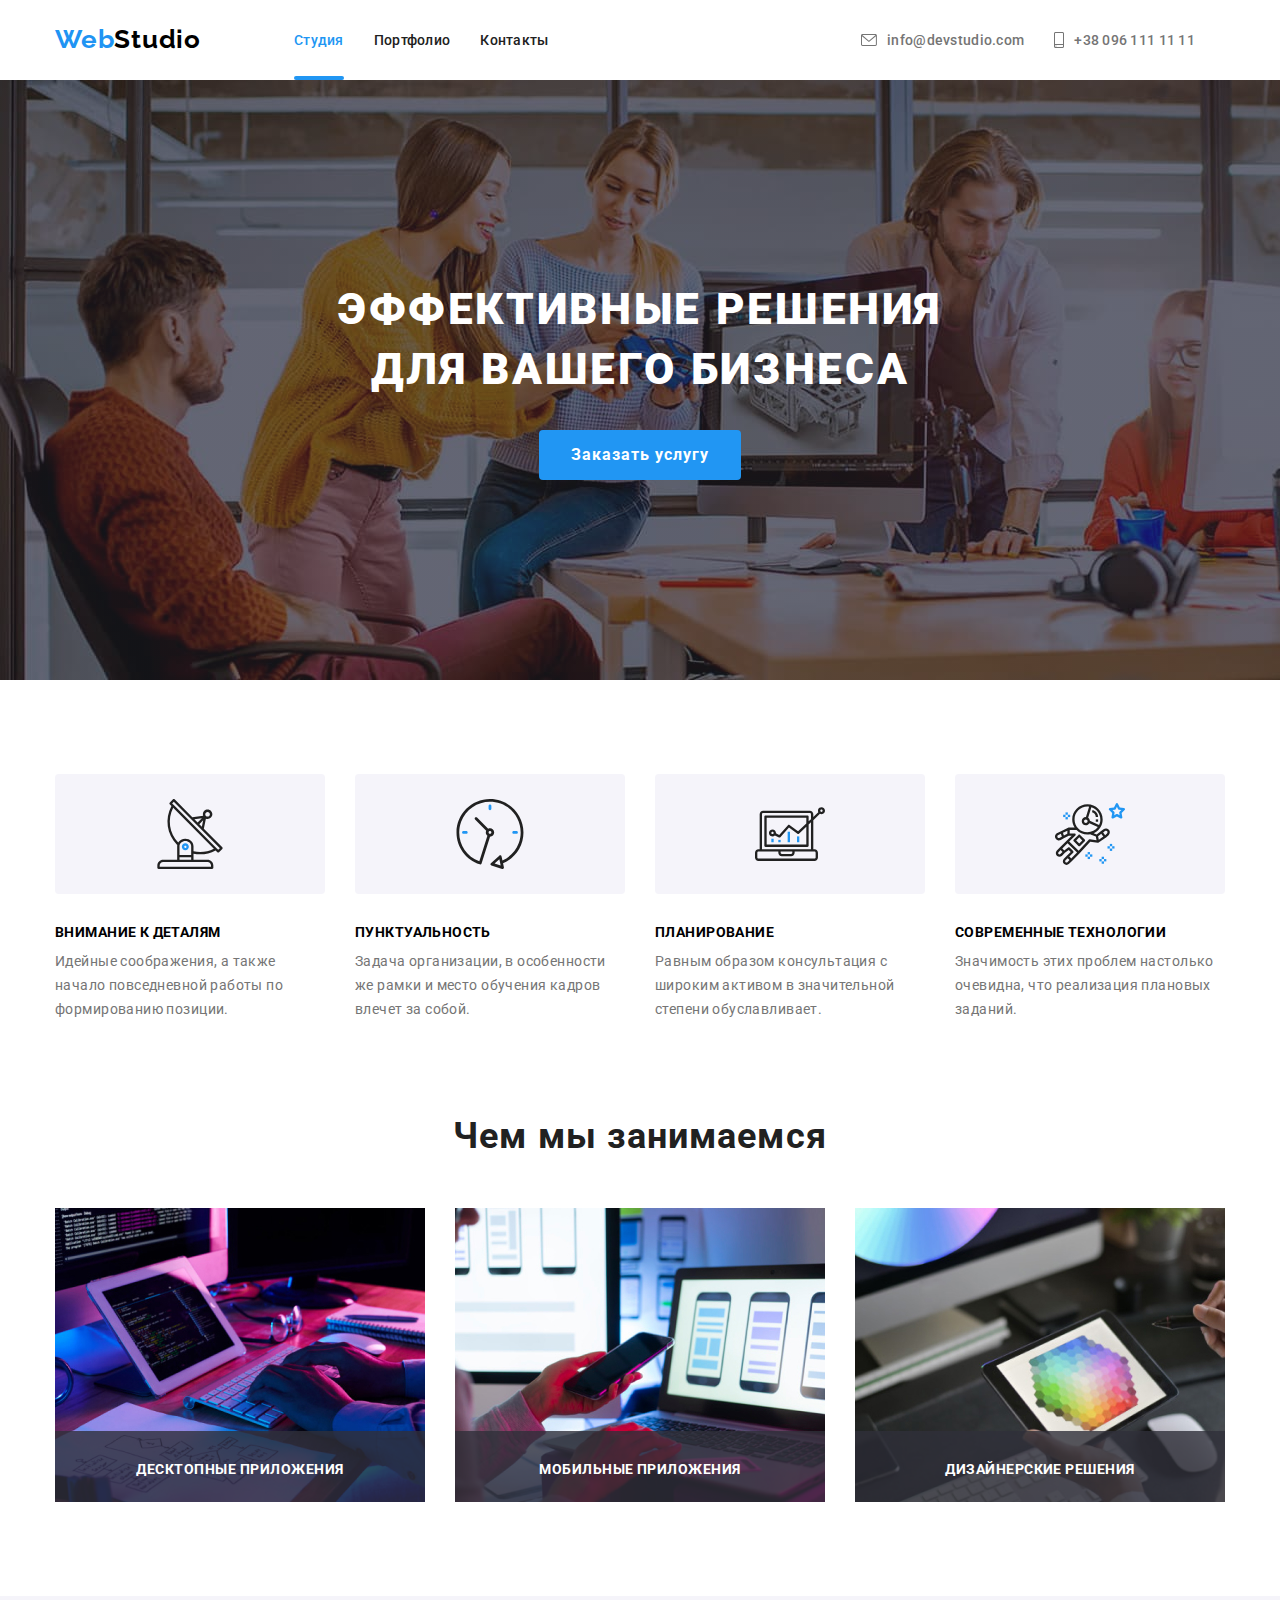
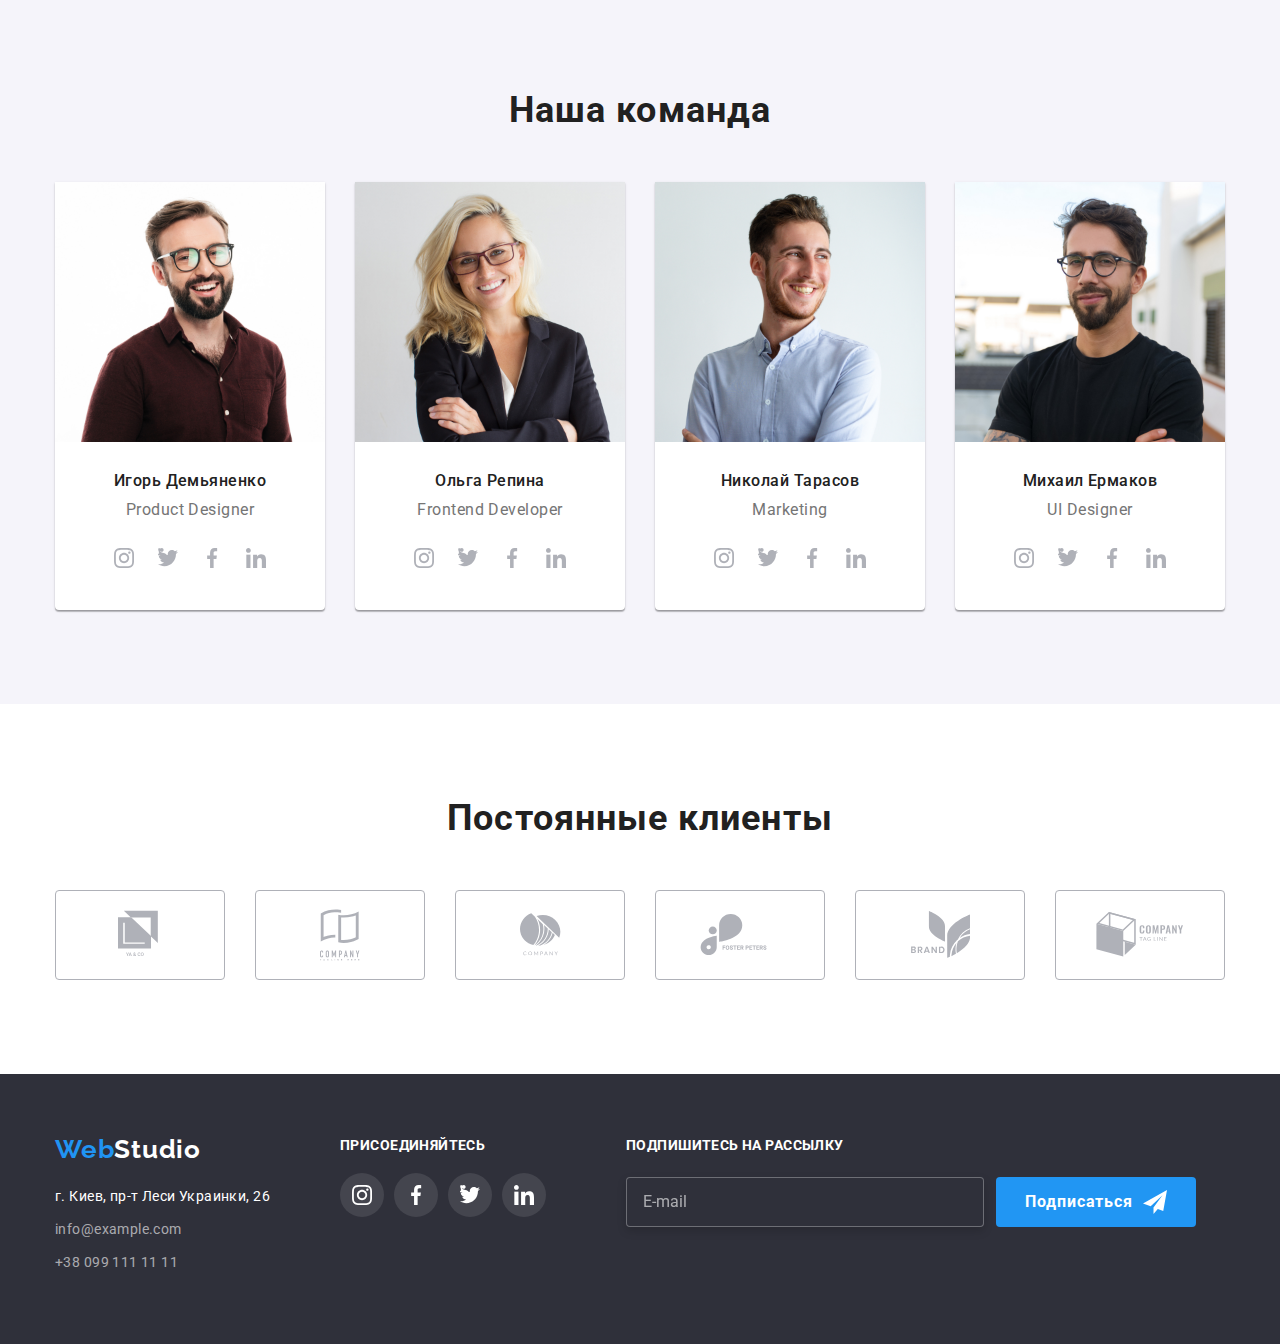
<file: index.html>
<!DOCTYPE html>
<html lang="ru">
  <head>
    <meta charset="UTF-8" />
    <meta name="viewport" content="width=device-width, initial-scale=1.0" />
    <title>Веб студия</title>
    <link
      rel="stylesheet"
      href="https://cdnjs.cloudflare.com/ajax/libs/modern-normalize/1.0.0/modern-normalize.css"
    />
    <link rel="stylesheet" href="./css/main.min.css" />
    <link
      href="https://fonts.googleapis.com/css2?family=Raleway:wght@700&family=Roboto:wght@400;500;700;900&display=swap"
      rel="stylesheet"
    />
  </head>
  <body>
    <!-- header section-->
    <header class="header">
      <div class="conteiner header-flex-conteiner">
        <nav class="header-navigation">
          <a
            class="header-logo-second link"
            lang="en"
            href="./index.html"
            aria-label=" WebStudio "
          >
            <span class="header-logo link"> Web</span>Studio
          </a>
          <ul class="navigation-list list">
            <li class="navigation-list-item">
              <a class="active navigation-list-link link" href="./index.html">
                Студия
              </a>
            </li>
            <li class="navigation-list-item">
              <a class="navigation-list-link link" href="./portfolio.html">
                Портфолио
              </a>
            </li>
            <li class="navigation-list-item">
              <a class="navigation-list-link link" href=""> Контакты </a>
            </li>
          </ul>
        </nav>
        <ul class="contact-list list">
          <li class="navigation-list-item-contact">
            <a class="header-tel-link link" href="mailto:info@devstudio.com">
              <svg class="icon-header" height="12px" width="16px">
                <use href="./images/svg/sprite.svg#icon-envelope"></use>
              </svg>
              info@devstudio.com
            </a>
          </li>
          <li>
            <a class="header-tel-link link" href="tel:+380961111111">
              <svg class="icon-header" width="10px" height="16px">
                <use href="./images/svg/sprite.svg#icon-smartphone"></use>
              </svg>
              +38 096 111 11 11
            </a>
          </li>
        </ul>
      </div>
    </header>

    <!--main section-->
    <main>
      <!--main hero background -->
      <section class="hero">
        <div class="conteiner">
          <div class="hero-conteiner">
            <h1 class="hero-title">
              Эффективные решения <br />
              для вашего бизнеса
            </h1>
            <button class="hero-button" type="button" data-modal-open>
              Заказать услугу
            </button>
          </div>
        </div>
      </section>
      <!--features section-->
      <section>
        <div class="conteiner padding-top-feactures">
          <ul class="flex-list list">
            <li class="feactures-list-style icon-antena">
              <h3 class="feactures-title">Внимание к деталям</h3>
              <p class="feactures-text">
                Идейные соображения, а также <br />
                начало повседневной работы по <br />
                формированию позиции.
              </p>
            </li>
            <li class="feactures-list-style icon-clock">
              <h3 class="feactures-title">Пунктуальность</h3>
              <p class="feactures-text">
                Задача организации, в особенности <br />
                же рамки и место обучения кадров <br />
                влечет за собой.
              </p>
            </li>
            <li class="feactures-list-style icon-diagram">
              <h3 class="feactures-title">Планирование</h3>
              <p class="feactures-text">
                Равным образом консультация с <br />
                широким активом в значительной <br />
                степени обуславливает.
              </p>
            </li>
            <li class="feactures-list-style icon-astronaut">
              <h3 class="feactures-title">Современные технологии</h3>
              <p class="feactures-text">
                Значимость этих проблем настолько <br />
                очевидна, что реализация плановых <br />
                заданий.
              </p>
            </li>
          </ul>
        </div>
      </section>
      <!--what we do section-->
      <section>
        <div class="conteiner padding-bottom-what-we-do">
          <h2 class="what-we-do-our-team">Чем мы занимаемся</h2>
          <ul class="list what-do-pictures">
            <li class="img-styles">
              <img
                src="./images/whatwedo/box1.jpg"
                alt=" создания сайтов "
                width="370"
                height="294"
              />
              <div class="absolute-what-we-do">
                <p class="what-do-text">Десктопные приложения</p>
              </div>
            </li>
            <li class="img-styles">
              <img
                src="./images/whatwedo/box2.jpg"
                alt=" создания мобильных приложений"
                width="370"
                height="294"
              />
              <div class="absolute-what-we-do">
                <p class="what-do-text">Мобильные приложения</p>
              </div>
            </li>
            <li class="img-styles">
              <img
                src="./images/whatwedo/box3.jpg"
                alt=" Дизайнерские решения"
                width="370"
                height="294"
              />
              <div class="absolute-what-we-do">
                <p class="what-do-text">Дизайнерские решения</p>
              </div>
            </li>
          </ul>
        </div>
      </section>
      <!--our team section-->
      <section class="our-team-style">
        <div class="conteiner padding-bottom-what-we-do">
          <h2 class="what-we-do-our-team">Наша команда</h2>
          <ul class="our-team-img list">
            <li class="our-team-img-list">
              <img
                src="./images/team/teamigor.jpg "
                alt="игорь демьяненко Product Designer"
                width="270"
                height="260"
              />
              <h3 class="team-title">Игорь Демьяненко</h3>
              <p class="profession-list">Product Designer</p>
              <ul class="list social-list">
                <li>
                  <a class="social-item" href="">
                    <svg class="social-item-svg" width="20px" height="20px">
                      <use href="./images/svg/sprite.svg#icon-instagram2"></use>
                    </svg>
                  </a>
                </li>
                <li>
                  <a class="social-item" href="">
                    <svg class="social-item-svg" width="20px" height="20px">
                      <use href="./images/svg/sprite.svg#icon-twitter-1"></use>
                    </svg>
                  </a>
                </li>
                <li>
                  <a class="social-item" href="">
                    <svg class="social-item-svg" width="20px" height="20px">
                      <use href="./images/svg/sprite.svg#icon-facebook1"></use>
                    </svg>
                  </a>
                </li>
                <li>
                  <a class="social-item" href="">
                    <svg class="social-item-svg" width="20px" height="20px">
                      <use href="./images/svg/sprite.svg#icon-linkedin1"></use>
                    </svg>
                  </a>
                </li>
              </ul>
            </li>
            <li class="our-team-img-list">
              <img
                src="./images/team/olga.jpg"
                alt=" Ольга Репина Frontend Developer"
                width="270"
                height="260"
              />
              <h3 class="team-title">Ольга Репина</h3>
              <p class="profession-list">Frontend Developer</p>
              <ul class="list social-list">
                <li>
                  <a class="social-item" href="">
                    <svg class="social-item-svg" width="20px" height="20px">
                      <use href="./images/svg/sprite.svg#icon-instagram2"></use>
                    </svg>
                  </a>
                </li>
                <li>
                  <a class="social-item" href="">
                    <svg class="social-item-svg" width="20px" height="20px">
                      <use href="./images/svg/sprite.svg#icon-twitter-1"></use>
                    </svg>
                  </a>
                </li>
                <li>
                  <a class="social-item" href="">
                    <svg class="social-item-svg" width="20px" height="20px">
                      <use href="./images/svg/sprite.svg#icon-facebook1"></use>
                    </svg>
                  </a>
                </li>
                <li>
                  <a class="social-item" href="">
                    <svg class="social-item-svg" width="20px" height="20px">
                      <use href="./images/svg/sprite.svg#icon-linkedin1"></use>
                    </svg>
                  </a>
                </li>
              </ul>
            </li>
            <li class="our-team-img-list">
              <img
                src="./images/team/mykola.jpg"
                alt="Николай Тарасов Marketing"
                width="270"
                height="260"
              />
              <h3 class="team-title">Николай Тарасов</h3>
              <p class="profession-list">Marketing</p>
              <ul class="list social-list">
                <li>
                  <a class="social-item" href="">
                    <svg class="social-item-svg" width="20px" height="20px">
                      <use href="./images/svg/sprite.svg#icon-instagram2"></use>
                    </svg>
                  </a>
                </li>
                <li>
                  <a class="social-item" href="">
                    <svg class="social-item-svg" width="20px" height="20px">
                      <use href="./images/svg/sprite.svg#icon-twitter-1"></use>
                    </svg>
                  </a>
                </li>
                <li>
                  <a class="social-item" href="">
                    <svg class="social-item-svg" width="20px" height="20px">
                      <use href="./images/svg/sprite.svg#icon-facebook1"></use>
                    </svg>
                  </a>
                </li>
                <li>
                  <a class="social-item" href="">
                    <svg class="social-item-svg" width="20px" height="20px">
                      <use href="./images/svg/sprite.svg#icon-linkedin1"></use>
                    </svg>
                  </a>
                </li>
              </ul>
            </li>
            <li class="our-team-img-list">
              <img
                src="./images/team/mihaylo.jpg"
                alt="Михаил Ермаков UI Designer"
                width="270"
                height="260"
              />
              <h3 class="team-title">Михаил Ермаков</h3>
              <p class="profession-list">UI Designer</p>
              <ul class="list social-list">
                <li>
                  <a class="social-item" href="">
                    <svg class="social-item-svg" width="20px" height="20px">
                      <use href="./images/svg/sprite.svg#icon-instagram2"></use>
                    </svg>
                  </a>
                </li>
                <li>
                  <a class="social-item" href="">
                    <svg class="social-item-svg" width="20px" height="20px">
                      <use href="./images/svg/sprite.svg#icon-twitter-1"></use>
                    </svg>
                  </a>
                </li>
                <li>
                  <a class="social-item" href="">
                    <svg class="social-item-svg" width="20px" height="20px">
                      <use href="./images/svg/sprite.svg#icon-facebook1"></use>
                    </svg>
                  </a>
                </li>
                <li>
                  <a class="social-item" href="">
                    <svg class="social-item-svg" width="20px" height="20px">
                      <use href="./images/svg/sprite.svg#icon-linkedin1"></use>
                    </svg>
                  </a>
                </li>
              </ul>
            </li>
          </ul>
        </div>
      </section>
      <!-- our-clients -->
      <section>
        <div class="clients">
          <h2 class="what-we-do-our-team">Постоянные клиенты</h2>
          <ul class="list clients-flex">
            <li class="clients-list">
              <a class="clients-item" href="">
                <svg width="44px" height="50px">
                  <use href="./images/svg/sprite.svg#icon-logo1"></use>
                </svg>
              </a>
            </li>
            <li class="clients-list">
              <a class="clients-item" href="">
                <svg width="40px" height="52px">
                  <use href="./images/svg/sprite.svg#icon-logo2"></use>
                </svg>
              </a>
            </li>
            <li class="clients-list">
              <a class="clients-item" href="">
                <svg width="41px" height="43px">
                  <use href="./images/svg/sprite.svg#icon-logo-3"></use>
                </svg>
              </a>
            </li>
            <li class="clients-list">
              <a class="clients-item" href=""
                ><svg width="80px" height="42px">
                  <use href="./images/svg/sprite.svg#icon-logo-4"></use>
                </svg>
              </a>
            </li>
            <li class="clients-list">
              <a class="clients-item" href="">
                <svg width="59px" height="47px">
                  <use href="./images/svg/sprite.svg#icon-logo-5"></use>
                </svg>
              </a>
            </li>
            <li class="clients-list">
              <a class="clients-item" href="">
                <svg width="88px" height="45px">
                  <use href="./images/svg/sprite.svg#icon-logo-6"></use>
                </svg>
              </a>
            </li>
          </ul>
        </div>
      </section>
    </main>

    <!--footer section-->
    <footer class="footer">
      <div class="conteiner footer-container">
        <div class="footer-info">
          <a
            class="footer-logo link"
            lang="en"
            href="./index.html"
            aria-label=" WebStudio "
          >
            <span class="header-logo link"> Web</span>Studio
          </a>
          <address>
            <ul class="address-list-style list">
              <li class="contact-link-style">
                <a
                  class="address link"
                  href="https://www.google.com/maps/place/%D0%B1%D1%83%D0%BB%D1%8C%D0%B2%D0%B0%D1%80+%D0%9B%D0%B5%D1%81%D1%96+%D0%A3%D0%BA%D1%80%D0%B0%D1%97%D0%BD%D0%BA%D0%B8,+26,+%D0%9A%D0%B8%D1%97%D0%B2,+02000/@50.4265807,30.5361971,17z/data=!3m1!4b1!4m5!3m4!1s0x40d4cf0e033ecbe9:0x57a4dffefec77da0!8m2!3d50.4265807!4d30.5383858"
                  target="blanc"
                  >г. Киев, пр-т Леси Украинки, 26</a
                >
              </li>
              <li class="contact-link-style">
                <a class="footer-tel-link link" href="mailto:info@example.com"
                  >info@example.com</a
                >
              </li>
              <li class="contact-link-style">
                <a class="footer-tel-link link" href="tel:+380991111111">
                  +38 099 111 11 11
                </a>
              </li>
            </ul>
          </address>
        </div>
        <div class="join-us">
          <h3 class="footer-join-us">присоединяйтесь</h3>
          <ul class="list social-list">
            <li>
              <a class="footer-social-items" href="">
                <svg class="footer-social-item" width="20px" height="20px">
                  <use href="./images/svg/sprite.svg#icon-instagram2"></use>
                </svg>
              </a>
            </li>
            <li>
              <a class="footer-social-items" href="">
                <svg class="footer-social-item" width="20px" height="20px">
                  <use href="./images/svg/sprite.svg#icon-facebook1"></use>
                </svg>
              </a>
            </li>
            <li>
              <a class="footer-social-items" href="">
                <svg class="footer-social-item" width="20px" height="20px">
                  <use href="./images/svg/sprite.svg#icon-twitter-1"></use>
                </svg>
              </a>
            </li>
            <li>
              <a class="footer-social-items" href="">
                <svg class="footer-social-item" width="20px" height="20px">
                  <use href="./images/svg/sprite.svg#icon-linkedin1"></use>
                </svg>
              </a>
            </li>
          </ul>
        </div>

        <div>
          <h3 class="footer-subscribe">Подпишитесь на рассылку</h3>
          <form class="footer-form-email">
            <label>
              <input
                class="footer-form"
                type="email"
                name="E-mail"
                placeholder="E-mail"
                required
              />
            </label>
            <button class="button-footer">
              Подписаться
              <svg class="footer-send-item" width="24" height="24px">
                <use href="./images/svg/sprite.svg#icon-send"></use>
              </svg>
            </button>
          </form>
        </div>
      </div>
    </footer>

    <!-- MODAL -->
    <div class="backdrop is-hidden" data-modal>
      <div class="modal-form">
        <div class="modal">
          <button type="button" class="close-button-modal" data-modal-close>
            <svg width="11px" height="11px">
              <use href="./images/svg/sprite.svg#icon-vector"></use>
            </svg>
          </button>
          <form class="modal-form-container">
            <h4 class="form-title">Оставьте свои данные, мы вам перезвоним</h4>
            <label class="form-field">
              <span class="form-label">Имя</span>

              <input class="input" type="text" name="name" />
              <span class="modal-svg">
                <svg>
                  <use href="./images/svg/sprite.svg#vector-name"></use>
                </svg>
              </span>
            </label>
            <label class="form-field">
              <span class="form-label">Телефон</span>
              <input class="input" type="tel" name="telephone" />
              <span class="modal-svg">
                <svg>
                  <use href="./images/svg/sprite.svg#vector-phone"></use>
                </svg>
              </span>
            </label>
            <label class="form-field">
              <span class="form-label">Почта</span>
              <input class="input" type="email" name="email" />
              <span class="modal-svg">
                <svg>
                  <use href="./images/svg/sprite.svg#vector-mail"></use>
                </svg>
              </span>
            </label>
            <label class="form-field">
              <span class="form-label">Комментарий</span>
              <textarea
                class="textarea-input"
                name="comment"
                id="comment"
                cols="30"
                rows="10"
                placeholder="Введите текст"
              ></textarea>
            </label>

            <input
              class="visualy-hidden modal-policy"
              type="checkbox"
              name="user-policy"
              value="accept-policy"
              id="checkbox-policy"
            />
            <label for="checkbox-policy" class="modal-form-policy">
              <span class="form-policy-confirm"
                >Соглашаюсь с рассылкой и принимаю
              </span>
              <a class="form-confrim-label link" href="">Условия договора</a>
            </label>
            <button type="submit" class="button-modal">Отправить</button>
          </form>
        </div>
      </div>
    </div>

    <script src="./js/modal.js"></script>
  </body>
</html>
</file>
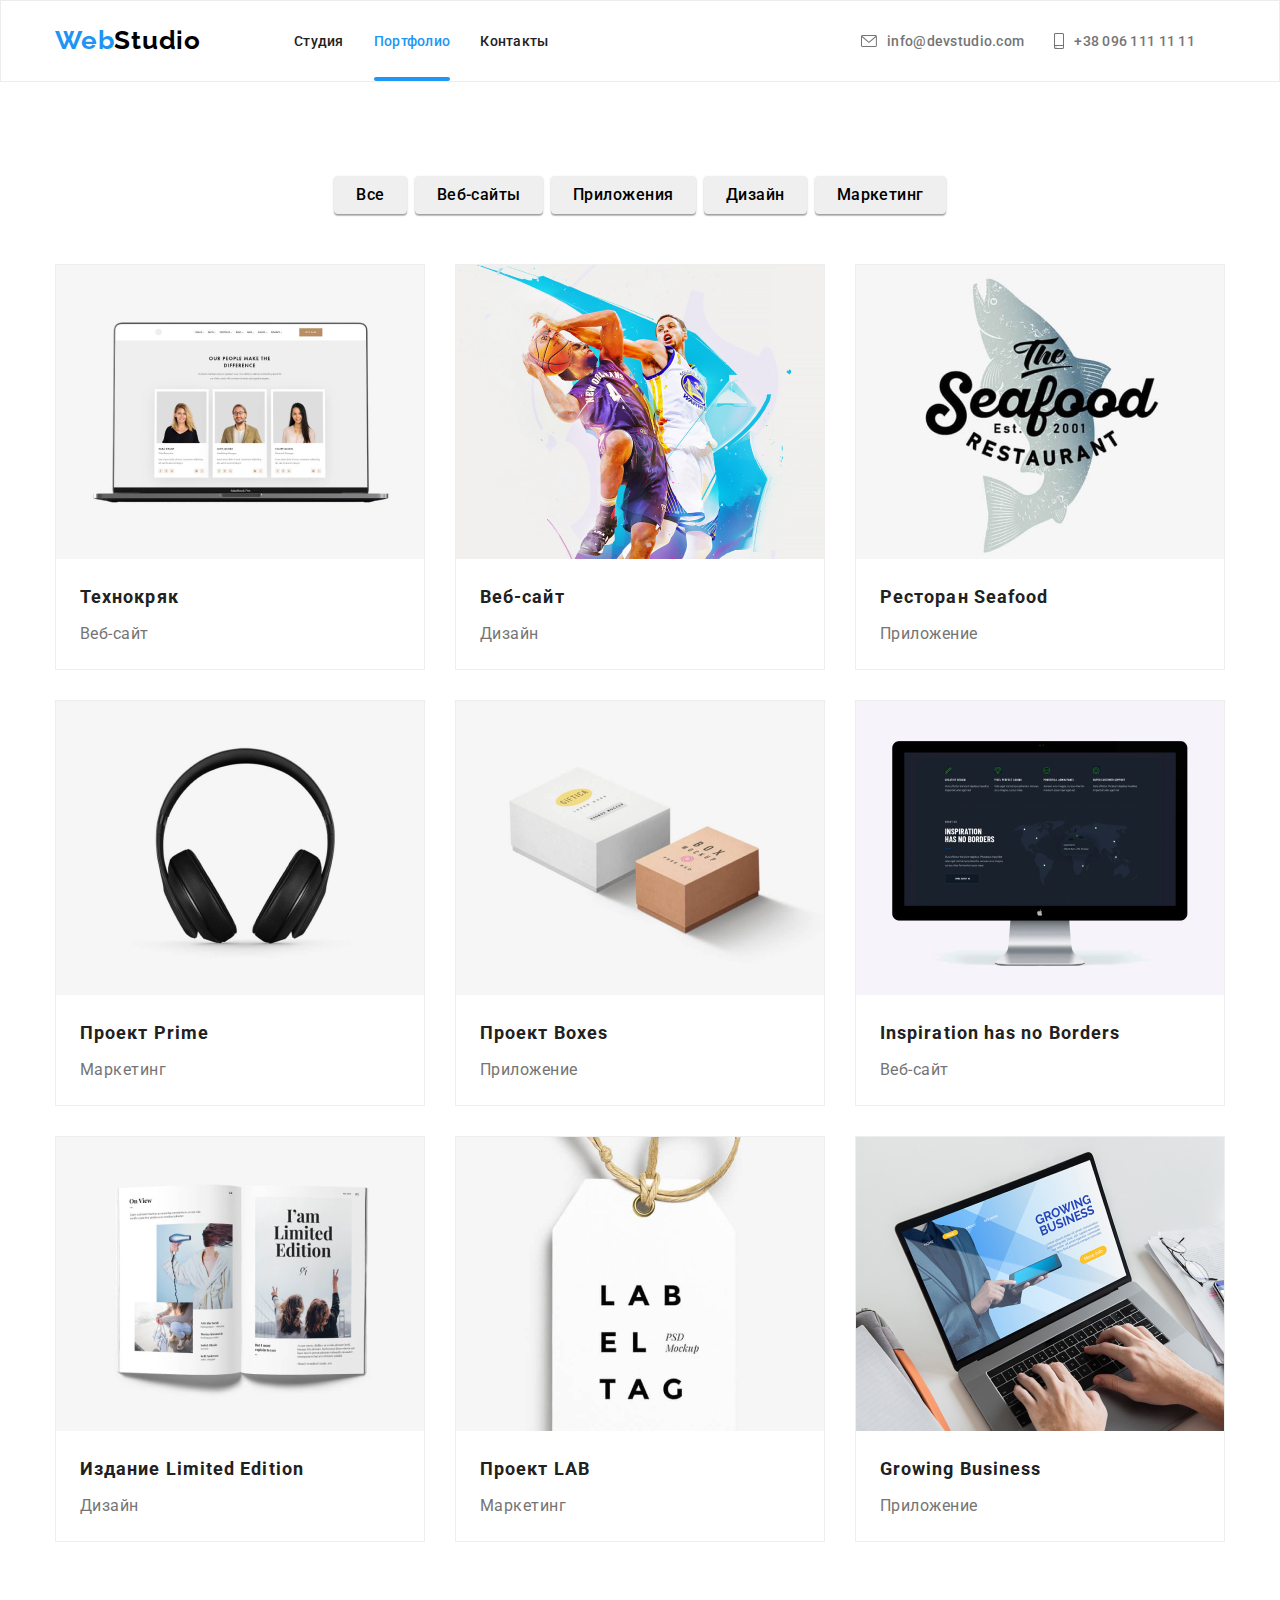
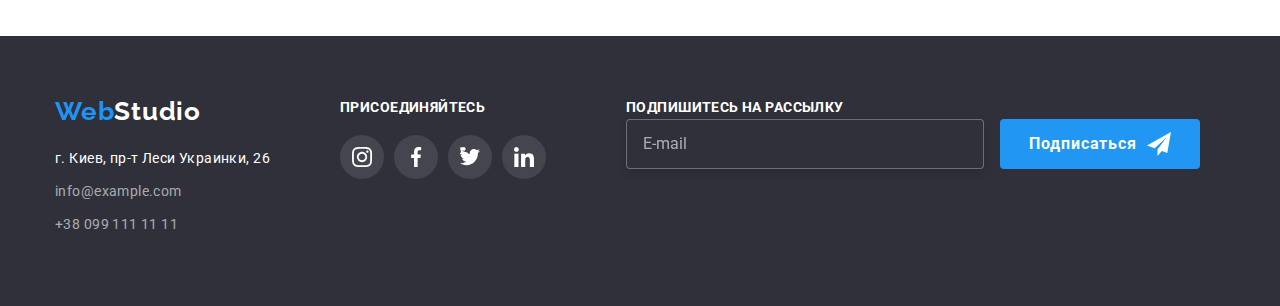
<file: portfolio.html>
<!DOCTYPE html>
<html lang="ru">
  <head>
    <meta charset="UTF-8" />
    <meta name="viewport" content="width=device-width, initial-scale=1.0" />
    <title>Portfolio</title>
    <link
      rel="stylesheet"
      href="https://cdnjs.cloudflare.com/ajax/libs/modern-normalize/1.0.0/modern-normalize.css"
    />
    <link rel="stylesheet" href="./css/portfolio.min.css" />
    <link
      href="https://fonts.googleapis.com/css2?family=Raleway:wght@700&family=Roboto:wght@400;500;700;900&display=swap"
      rel="stylesheet"
    />
  </head>

  <body>
    <!--HEADER-->
    <header class="header header-border-portfolio">
      <div class="header-flex-conteiner conteiner">
        <nav class="header-navigation">
          <a
            class="header-logo-second link"
            lang="en"
            href="./index.html"
            aria-label=" WebStudio "
          >
            <span class="header-logo"> Web</span>Studio
          </a>
          <ul class="navigation-list list">
            <li class="navigation-list-item">
              <a class="navigation-list-link link" href="./index.html">
                Студия
              </a>
            </li>
            <li class="navigation-list-item">
              <a
                class="navigation-list-link active link"
                href="./portfolio.html"
              >
                Портфолио
              </a>
            </li>
            <li class="navigation-list-item">
              <a class="navigation-list-link link" href=""> Контакты </a>
            </li>
          </ul>
        </nav>
        <ul class="contact-list">
          <li class="navigation-list-item-contact">
            <a class="header-tel-link link" href="mailto:info@devstudio.com">
              <svg class="icon-header" height="12px" width="16px">
                <use href="./images/svg/sprite.svg#icon-envelope"></use>
              </svg>
              info@devstudio.com</a
            >
          </li>
          <li>
            <a class="header-tel-link link" href="tel:+380961111111">
              <svg class="icon-header" width="10px" height="16px">
                <use href="./images/svg/sprite.svg#icon-smartphone"></use>
              </svg>
              +38 096 111 11 11
            </a>
          </li>
        </ul>
      </div>
    </header>
    <!--MAIN-->
    <main>
      <section class="main-menu">
        <div class="conteiner">
          <ul class="button-list-menu list">
            <li class="bottom-styles">
              <button class="button-portfolio" type="button">Все</button>
            </li>
            <li class="bottom-styles">
              <button class="button-portfolio" type="button">Веб-сайты</button>
            </li>
            <li class="bottom-styles">
              <button class="button-portfolio" type="button">Приложения</button>
            </li>
            <li class="bottom-styles">
              <button class="button-portfolio" type="button">Дизайн</button>
            </li>
            <li class="bottom-styles">
              <button class="button-portfolio" type="button">Маркетинг</button>
            </li>
          </ul>

          <ul class="project-net list">
            <li class="project-img-style">
              <a class="link" href="">
                <div class="overlay">
                  <img src="./images/portfolio/veb.jpg" alt="Технокряк" />

                  <div class="overlay-box">
                    <p class="hover-text-img">
                      Технокряк это современная площадка распространения
                      коронавируса. Компании используют эту платформу для
                      цифрового шпионажа и атак на защищённые сервера
                      конкурентов.
                    </p>
                  </div>
                </div>
                <h2 class="portfolio-title-list">Технокряк</h2>
                <p class="portfolio-category-list">Веб-сайт</p>
              </a>
            </li>
            <li class="project-img-style">
              <a class="link" href="">
                <div class="overlay">
                  <img
                    src="./images/portfolio/poster.jpg"
                    alt="постер new orlean"
                  />
                  <div class="overlay-box">
                    <p class="hover-text-img">
                      Технокряк это современная площадка распространения
                      коронавируса. Компании используют эту платформу для
                      цифрового шпионажа и атак на защищённые сервера
                      конкурентов.
                    </p>
                  </div>
                </div>
                <h2 class="portfolio-title-list">Веб-сайт</h2>
                <p class="portfolio-category-list">Дизайн</p>
              </a>
            </li>
            <li class="project-img-style">
              <a class="link" href="">
                <div class="overlay">
                  <img
                    src="./images/portfolio/restaurant.jpg"
                    alt="логотип ресторана"
                  />
                  <div class="overlay-box">
                    <p class="hover-text-img">
                      Технокряк это современная площадка распространения
                      коронавируса. Компании используют эту платформу для
                      цифрового шпионажа и атак на защищённые сервера
                      конкурентов.
                    </p>
                  </div>
                </div>
                <h2 class="portfolio-title-list">Ресторан Seafood</h2>
                <p class="portfolio-category-list">Приложение</p>
              </a>
            </li>
            <li class="project-img-style">
              <a class="link" href="">
                <div class="overlay">
                  <img
                    src="./images/portfolio/project4.jpg"
                    alt="фото навушников"
                  />
                  <div class="overlay-box">
                    <p class="hover-text-img">
                      Технокряк это современная площадка распространения
                      коронавируса. Компании используют эту платформу для
                      цифрового шпионажа и атак на защищённые сервера
                      конкурентов.
                    </p>
                  </div>
                </div>
                <h2 class="portfolio-title-list">Проект Prime</h2>
                <p class="portfolio-category-list">Маркетинг</p>
              </a>
            </li>
            <li class="project-img-style">
              <a class="link" href="">
                <div class="overlay">
                  <img
                    src="./images/portfolio/projectboxes.jpg"
                    alt="Проект Boxes"
                  />
                  <div class="overlay-box">
                    <p class="hover-text-img">
                      Технокряк это современная площадка распространения
                      коронавируса. Компании используют эту платформу для
                      цифрового шпионажа и атак на защищённые сервера
                      конкурентов.
                    </p>
                  </div>
                </div>
                <h2 class="portfolio-title-list">Проект Boxes</h2>
                <p class="portfolio-category-list">Приложение</p>
              </a>
            </li>
            <li class="project-img-style">
              <a class="link" href="">
                <div class="overlay">
                  <img
                    src="./images/portfolio/imspiration6.jpg"
                    alt="веб-сайт на мониторе"
                  />
                  <div class="overlay-box">
                    <p class="hover-text-img">
                      Технокряк это современная площадка распространения
                      коронавируса. Компании используют эту платформу для
                      цифрового шпионажа и атак на защищённые сервера
                      конкурентов.
                    </p>
                  </div>
                </div>
                <h2 class="portfolio-title-list">Inspiration has no Borders</h2>
                <p class="portfolio-category-list">Веб-сайт</p>
              </a>
            </li>
            <li class="project-img-style">
              <a class="link" href="">
                <div class="overlay">
                  <img
                    src="./images/portfolio/limited7.jpg"
                    alt="лимитованое издание"
                  />
                  <div class="overlay-box">
                    <p class="hover-text-img">
                      Технокряк это современная площадка распространения
                      коронавируса. Компании используют эту платформу для
                      цифрового шпионажа и атак на защищённые сервера
                      конкурентов.
                    </p>
                  </div>
                </div>
                <h2 class="portfolio-title-list">Издание Limited Edition</h2>
                <p class="portfolio-category-list">Дизайн</p>
              </a>
            </li>
            <li class="project-img-style">
              <a class="link" href="">
                <div class="overlay">
                  <img
                    src="./images/portfolio/projectlab8.jpg"
                    alt="проект lab"
                  />
                  <div class="overlay-box">
                    <p class="hover-text-img">
                      Технокряк это современная площадка распространения
                      коронавируса. Компании используют эту платформу для
                      цифрового шпионажа и атак на защищённые сервера
                      конкурентов.
                    </p>
                  </div>
                </div>
                <h2 class="portfolio-title-list">Проект LAB</h2>
                <p class="portfolio-category-list">Маркетинг</p>
              </a>
            </li>
            <li class="project-img-style">
              <a class="link" href="">
                <div class="overlay">
                  <img
                    src="./images/portfolio/grow9.jpg"
                    alt=" приложение для бизнеса"
                  />
                  <div class="overlay-box">
                    <p class="hover-text-img">
                      Технокряк это современная площадка распространения
                      коронавируса. Компании используют эту платформу для
                      цифрового шпионажа и атак на защищённые сервера
                      конкурентов.
                    </p>
                  </div>
                </div>
                <h2 class="portfolio-title-list">Growing Business</h2>
                <p class="portfolio-category-list">Приложение</p>
              </a>
            </li>
          </ul>
        </div>
      </section>
    </main>
    <!--footer-->
    <footer class="footer">
      <div class="conteiner footer-container">
        <div class="footer-info">
          <a
            class="footer-logo link"
            lang="en"
            href="./index.html"
            aria-label=" WebStudio "
          >
            <span class="header-logo link"> Web</span>Studio
          </a>
          <address>
            <ul class="address-list-style list">
              <li class="contact-link-style">
                <a
                  class="address link"
                  href="https://www.google.com/maps/place/%D0%B1%D1%83%D0%BB%D1%8C%D0%B2%D0%B0%D1%80+%D0%9B%D0%B5%D1%81%D1%96+%D0%A3%D0%BA%D1%80%D0%B0%D1%97%D0%BD%D0%BA%D0%B8,+26,+%D0%9A%D0%B8%D1%97%D0%B2,+02000/@50.4265807,30.5361971,17z/data=!3m1!4b1!4m5!3m4!1s0x40d4cf0e033ecbe9:0x57a4dffefec77da0!8m2!3d50.4265807!4d30.5383858"
                  target="blanc"
                  >г. Киев, пр-т Леси Украинки, 26</a
                >
              </li>
              <li class="contact-link-style">
                <a class="footer-tel-link link" href="mailto:info@example.com"
                  >info@example.com</a
                >
              </li>
              <li class="contact-link-style">
                <a class="footer-tel-link link" href="tel:+380991111111">
                  +38 099 111 11 11
                </a>
              </li>
            </ul>
          </address>
        </div>
        <div class="join-us">
          <h3 class="footer-join-us">присоединяйтесь</h3>
          <ul class="list social-list">
            <li>
              <a class="footer-social-items" href="">
                <svg class="footer-social-item" width="20px" height="20px">
                  <use href="./images/svg/sprite.svg#icon-instagram2"></use>
                </svg>
              </a>
            </li>
            <li>
              <a class="footer-social-items" href="">
                <svg class="footer-social-item" width="20px" height="20px">
                  <use href="./images/svg/sprite.svg#icon-facebook1"></use>
                </svg>
              </a>
            </li>
            <li>
              <a class="footer-social-items" href="">
                <svg class="footer-social-item" width="20px" height="20px">
                  <use href="./images/svg/sprite.svg#icon-twitter-1"></use>
                </svg>
              </a>
            </li>
            <li>
              <a class="footer-social-items" href="">
                <svg class="footer-social-item" width="20px" height="20px">
                  <use href="./images/svg/sprite.svg#icon-linkedin1"></use>
                </svg>
              </a>
            </li>
          </ul>
        </div>

        <div>
          <h3 class="footer-subscribe">Подпишитесь на рассылку</h3>
          <form class="form-email-footer" action="#">
            <label>
              <input
                class="footer-form"
                type="email"
                name="E-mail"
                placeholder="E-mail"
                required
              />
            </label>
            <button class="button-footer">
              Подписаться
              <svg class="footer-send-item" width="24" height="24px">
                <use href="./images/svg/sprite.svg#icon-send"></use>
              </svg>
            </button>
          </form>
        </div>
      </div>
    </footer>
  </body>
</html>
</file>
<file: css/main.min.css>
*,::before,::after{margin:0px;padding:0px}body{font-family:"Roboto",sans-serif;font-style:normal}.list{list-style:none}.link{text-decoration:none}img{display:block}.conteiner{width:1200px;padding-left:15px;padding-right:15px;margin-right:auto;margin-left:auto}.header{color:#fff;display:block}.header-logo{font-family:"Raleway",sans-serif;font-style:normal;font-weight:700;font-size:26px;line-height:1.2;letter-spacing:0.03em;color:#2094f3}.header-logo-second{font-family:"Raleway",sans-serif;font-style:normal;font-weight:700;font-size:26px;line-height:1.2;letter-spacing:0.03em;color:#000}.header-flex-conteiner{display:flex;height:80px}.navigation-list{display:flex;margin-left:93px}.navigation-list-item{position:relative}.navigation-list-item:not(:last-child){margin-right:30px}.navigation-list-item::after{content:"";position:absolute;display:block;width:100%;height:4px;bottom:-31px;background-color:#2196f3;border-radius:4px;opacity:0;transition-duration:250ms;transition-timing-function:cubic-bezier(0.4, 0, 0.2, 1)}.navigation-list-item:hover::after{opacity:1}.navigation-list-item-contact{margin-right:30px}.navigation-list-link{font-weight:500;font-size:14px;line-height:1.142px;letter-spacing:0.02em;color:#212121;transition-duration:250ms;transition-timing-function:cubic-bezier(0.4, 0, 0.2, 1)}.navigation-list-link:hover,.navigation-list-link:focus{color:#2094f3}.header-navigation{display:flex;align-items:center}.contact-list{display:flex;margin-left:auto;align-items:center;margin-right:30px}.header-tel-link{font-weight:500;font-size:14px;line-height:1.142;letter-spacing:0.02em;color:#757575;align-items:center;display:flex;transition-duration:250ms;transition-timing-function:cubic-bezier(0.4, 0, 0.2, 1)}.header-tel-link:hover{color:#2196f3}.header-tel-link:hover .icon-header{fill:#2196f3}.active{color:#2196f3}.active::after{position:absolute;display:block;content:"";width:100%;height:4px;bottom:-31px;background-color:#2196f3;border-radius:4px}.icon-header{fill:#757575;margin-right:10px}.navigation-list-link:hover::after .icon-header{fill:#757575;margin-right:10px}.hero{background-image:linear-gradient(to right, rgba(47,48,58,0.4), rgba(47,48,58,0.4)),url(../images/backround/backgraund.jpg);height:600px;background-color:#2f303a;background-size:cover;max-width:1600px;margin-left:auto;margin-right:auto}.hero-title{font-weight:900;font-size:44px;line-height:1.36;letter-spacing:0.06em;text-transform:uppercase;color:#ffffff}.hero-conteiner{margin-right:auto;margin-left:auto;width:1200px;padding-top:200px;padding-bottom:200px;text-align:center;max-width:696px;margin-bottom:30px}.hero-button{font-family:"Roboto",sans-serif;font-style:normal;font-weight:700;font-size:16px;line-height:1.875;letter-spacing:0.06em;color:#ffffff;background-color:#2196f3;display:block;margin-right:auto;margin-left:auto;margin-top:30px;border-radius:4px;padding:10px 32px;border:none}.flex-list{display:flex}.feactures-list-style{margin-right:30px}.feactures-list-style::before{display:block;content:"";height:120px;width:270px;background-color:#f5f4fa;border-radius:4px;margin-bottom:30px;background-repeat:no-repeat;background-position:center}.icon-antena::before{background-image:url(../images/svg/antenna1.svg)}.icon-clock::before{background-image:url(../images/svg/clock1.svg)}.icon-diagram::before{background-image:url(../images/svg/diagram1.svg)}.icon-astronaut::before{background-image:url(../images/svg/astronaut1.svg)}.feactures-title{font-weight:700;font-size:14px;line-height:1.142;letter-spacing:0.03em;text-transform:uppercase}.feactures-text{font-weight:400;font-size:14px;line-height:1.714;letter-spacing:0.03em;color:#757575;margin-top:10px}.padding-top-feactures{padding-top:94px}.what-do-pictures{display:flex}.img-styles{position:relative;margin-right:30px}.img-styles:last-child{margin-right:0px}.what-do-text{color:white;font-weight:700;font-size:14px;letter-spacing:0.03rem;line-height:1.641;text-transform:uppercase;text-align:center;padding-top:27px}.absolute-what-we-do{position:absolute;width:100%;height:24%;bottom:0;background:rgba(47,48,58,0.8)}.what-we-do-our-team{font-weight:700;font-size:36px;line-height:1.166;letter-spacing:0.03em;color:#212121;text-align:center;margin-bottom:50px;padding-top:94px}.padding-bottom-what-we-do{padding-bottom:94px}.team-title{font-weight:500;font-size:16px;line-height:1.18;letter-spacing:0.03em;color:#212121;text-align:center;margin-top:30px}.our-team-style{background-color:#f5f4fa}.our-team-img{display:flex}.our-team-img-list{margin-right:30px;border:#fff;background-color:#ffffff;padding-bottom:30px;box-shadow:0px 1px 3px rgba(0,0,0,0.12),0px 1px 1px rgba(0,0,0,0.14),0px 2px 1px rgba(0,0,0,0.2);border-radius:0px 0px 4px 4px;width:270px}.social-list{display:flex;justify-content:center;align-items:center;padding-top:16px}.social-item{display:flex;justify-content:center;align-items:center;width:44px;height:44px;border-radius:50%;transition-duration:250ms;transition-timing-function:cubic-bezier(0.4, 0, 0.2, 1)}.social-item:hover,.social-item:focus{background-color:#2196f3}.social-item:hover .social-item-svg{fill:#ffffff}.social-item-svg{width:20px;height:20px;fill:#afb1b8}.profession-list{font-weight:400;font-size:16px;line-height:1.18;letter-spacing:0.03em;color:#757575;text-align:center;margin-top:10px}.clients{width:1200px;padding-left:15px;padding-right:15px;margin-right:auto;margin-left:auto}.clients-flex{display:flex;padding-bottom:94px}.clients-list{display:flex}.clients-item{display:flex;width:170px;height:90px;border:1px solid #afb1b8;box-sizing:border-box;border-radius:4px;justify-content:center;align-items:center;margin-right:30px;fill:#afb1b8;transition-duration:250ms;transition-timing-function:cubic-bezier(0.4, 0, 0.2, 1)}.clients-item:last-child{margin-right:30px}.clients-item:hover,.clients-item:focus{fill:#2196f3;border-color:#2196f3}.footer{background:#2f303a}.footer-logo{font-family:"Raleway",sans-serif;font-style:normal;font-weight:700;font-size:26px;line-height:1.192;letter-spacing:0.03em;color:#ffffff}.footer-container{display:flex;padding-top:60px;padding-bottom:60px}.footer-tel-link{font-family:"Roboto",sans-serif;font-style:normal;font-weight:normal;font-size:14px;line-height:1.71;letter-spacing:0.03em;color:rgba(255,255,255,0.6)}.footer-info{display:block;margin-right:70px}.footer-form{background-color:#2f303a;width:358px;height:50px;margin-right:12px;padding-left:16px;color:#fff;border:1px solid rgba(255,255,255,0.3);box-sizing:border-box;filter:drop-shadow(0px 4px 4px rgba(0,0,0,0.15));border-radius:4px}.footer-form-email{display:inline-flex;align-items:center;margin-top:20px}.footer-form::placeholder{color:rgba(255,255,255,0.6)}.footer-send-item{align-items:center;justify-content:center;margin-left:10px}.footer-join-us,.footer-subscribe{font-weight:700;font-size:14px;letter-spacing:0.03em;line-height:1.641;color:#ffffff;text-transform:uppercase}.footer-social-item{width:20px;height:20px;fill:#ffffff}.footer-social-items{display:flex;justify-content:center;align-items:center;margin-right:10px;width:44px;height:44px;border-radius:50%;background:rgba(255,255,255,0.1);transition-duration:250ms;transition-timing-function:cubic-bezier(0.4, 0, 0.2, 1)}.footer-social-items:last-child{margin-right:10px}.footer-social-items:hover,.footer-social-items:focus{background-color:#2196f3}.address{font-family:"Roboto",sans-serif;font-style:normal;font-weight:400;font-size:14px;line-height:1.714;letter-spacing:0.03em;color:#ffffff}.address-list-style{padding-top:20px}.contact-link-style{margin-bottom:9px}.join-us{display:block;list-style:none;margin-right:70px}.subscribe-us{display:block;list-style:none}.button-footer{font-family:"Roboto",sans-serif;font-style:normal;font-weight:700;font-size:16px;line-height:1.875;letter-spacing:0.06em;min-width:200px;height:50px;color:#ffffff;background-color:#2196f3;border-radius:4px;cursor:pointer;border:none;cursor:pointer;display:inline-flex;justify-content:center;align-items:center}.social-list{display:flex;justify-content:center;align-items:center;padding-top:16px}.backdrop{position:fixed;top:0;left:0;width:100%;height:100%;background-color:rgba(0,0,0,0.5);transition-duration:200ms;transition-timing-function:linear;overflow:auto}.modal{position:relative;transform:translate(-50%, -50%);width:528px;height:581px;background-color:#fff;transform:scale(1)}.is-hidden{visibility:hidden;opacity:0;pointer-events:none}.visualy-hidden{position:absolute;width:1px;height:1px;margin:-1px;border:0;padding:0;clip:rect(0 0 0 0);overflow:hidden}.modal-form{display:flex;justify-content:center;align-items:center;min-height:100%;padding:15px}.modal-form-container{padding:40px}.close-button-modal{position:absolute;top:8px;right:8px;width:30px;height:30px;border:1px solid rgba(0,0,0,0.1);border-radius:50%;background-color:#fff;cursor:pointer}.close-button-modal:hover{fill:#2196f3}.form-field{display:flex;flex-direction:column;margin-bottom:10px;position:relative}.form-label{display:block;margin-bottom:4px;font-family:"Roboto",sans-serif;font-size:12px;font-weight:400;line-height:14px;letter-spacing:0.01em;color:#757575}.form-label::placeholder{font:"Roboto",sans-serif;font-style:normal;font-weight:normal;font-size:14px;line-height:16px;letter-spacing:0.01em;color:rgba(117,117,117,0.5)}.input{height:40px;border:1px solid rgba(33,33,33,0.2);border-radius:4px;padding:12px;padding-left:42px;transition:border-color 250ms cubic-bezier(0.4, 0, 0.2, 1)}.input:focus+.modal-svg{fill:#2196f3}.input:focus,.textarea-input:focus{outline:none;border:1px solid #2196f3}.form-title{font:"Roboto",sans-serif;font-weight:bold;font-size:20px;line-height:23px;text-align:center;letter-spacing:0.03em;color:#212121;padding-bottom:12px}.textarea-input{border:1px solid rgba(33,33,33,0.2);border-radius:4px;height:120px;padding:12px 16px;resize:none}.modal-svg{width:18px;height:18px;position:absolute;display:flex;top:55%;left:15px;transition:fill 250ms cubic-bezier(0.4, 0, 0.2, 1)}.modal-form-policy{margin-left:10px;margin-top:12px}.modal-form-policy::before{display:inline-block;content:"";width:16px;height:15px;border:2px solid #212121;margin-right:8px;border-radius:3px}.modal-policy:checked+.modal-form-policy::before{background-color:#2094f3;background-position:center;background-image:url(../images/svg/confrim-policy.svg);background-repeat:no-repeat;border:none}.form-policy-confirm{font-family:"Roboto",sans-serif;font-weight:normal;font-size:14px;line-height:24px;letter-spacing:0.03em;color:#757575}.form-confrim-label{font-family:"Roboto",sans-serif;font-weight:normal;font-size:14px;line-height:24px;letter-spacing:0.03em;color:#2196f3}.button-modal{font-family:"Roboto",sans-serif;font-style:normal;font-weight:700;font-size:16px;line-height:1.875;letter-spacing:0.06em;min-width:200px;height:50px;color:#ffffff;background-color:#2196f3;border-radius:4px;cursor:pointer;border:none;cursor:pointer;display:block;margin-top:30px;margin-left:auto;margin-right:auto}.button-modal{font-family:"Roboto",sans-serif;font-style:normal;font-weight:700;font-size:16px;line-height:1.875;letter-spacing:0.06em;min-width:200px;height:50px;color:#ffffff;background-color:#2196f3;border-radius:4px;cursor:pointer;border:none;cursor:pointer;display:block;margin-top:30px;margin-left:auto;margin-right:auto}
/*# sourceMappingURL=main.min.css.map */
</file>
<file: css/portfolio.min.css>
*,::before,::after{margin:0px;padding:0px}body{font-family:"Roboto",sans-serif;font-style:normal}.list{list-style:none}.link{text-decoration:none}img{display:block}.conteiner{width:1200px;padding-left:15px;padding-right:15px;margin-right:auto;margin-left:auto}.header{color:#fff;display:block}.header-logo{font-family:"Raleway",sans-serif;font-style:normal;font-weight:700;font-size:26px;line-height:1.2;letter-spacing:0.03em;color:#2094f3}.header-logo-second{font-family:"Raleway",sans-serif;font-style:normal;font-weight:700;font-size:26px;line-height:1.2;letter-spacing:0.03em;color:#000}.header-flex-conteiner{display:flex;height:80px}.navigation-list{display:flex;margin-left:93px}.navigation-list-item{position:relative}.navigation-list-item:not(:last-child){margin-right:30px}.navigation-list-item::after{content:"";position:absolute;display:block;width:100%;height:4px;bottom:-31px;background-color:#2196f3;border-radius:4px;opacity:0;transition-duration:250ms;transition-timing-function:cubic-bezier(0.4, 0, 0.2, 1)}.navigation-list-item:hover::after{opacity:1}.navigation-list-item-contact{margin-right:30px}.navigation-list-link{font-weight:500;font-size:14px;line-height:1.142px;letter-spacing:0.02em;color:#212121;transition-duration:250ms;transition-timing-function:cubic-bezier(0.4, 0, 0.2, 1)}.navigation-list-link:hover,.navigation-list-link:focus{color:#2094f3}.header-navigation{display:flex;align-items:center}.contact-list{display:flex;margin-left:auto;align-items:center;margin-right:30px}.header-tel-link{font-weight:500;font-size:14px;line-height:1.142;letter-spacing:0.02em;color:#757575;align-items:center;display:flex;transition-duration:250ms;transition-timing-function:cubic-bezier(0.4, 0, 0.2, 1)}.header-tel-link:hover{color:#2196f3}.header-tel-link:hover .icon-header{fill:#2196f3}.active{color:#2196f3}.active::after{position:absolute;display:block;content:"";width:100%;height:4px;bottom:-31px;background-color:#2196f3;border-radius:4px}.icon-header{fill:#757575;margin-right:10px}.navigation-list-link:hover::after .icon-header{fill:#757575;margin-right:10px}.header-border-portfolio{border:1px solid #ececec}.footer{background:#2f303a}.footer-logo{font-family:"Raleway",sans-serif;font-style:normal;font-weight:700;font-size:26px;line-height:1.192;letter-spacing:0.03em;color:#ffffff}.footer-container{display:flex;padding-top:60px;padding-bottom:60px}.footer-tel-link{font-family:"Roboto",sans-serif;font-style:normal;font-weight:normal;font-size:14px;line-height:1.71;letter-spacing:0.03em;color:rgba(255,255,255,0.6)}.footer-info{display:block;margin-right:70px}.footer-form{background-color:#2f303a;width:358px;height:50px;margin-right:12px;padding-left:16px;color:#fff;border:1px solid rgba(255,255,255,0.3);box-sizing:border-box;filter:drop-shadow(0px 4px 4px rgba(0,0,0,0.15));border-radius:4px}.footer-form-email{display:inline-flex;align-items:center;margin-top:20px}.footer-form::placeholder{color:rgba(255,255,255,0.6)}.footer-send-item{align-items:center;justify-content:center;margin-left:10px}.footer-join-us,.footer-subscribe{font-weight:700;font-size:14px;letter-spacing:0.03em;line-height:1.641;color:#ffffff;text-transform:uppercase}.footer-social-item{width:20px;height:20px;fill:#ffffff}.footer-social-items{display:flex;justify-content:center;align-items:center;margin-right:10px;width:44px;height:44px;border-radius:50%;background:rgba(255,255,255,0.1);transition-duration:250ms;transition-timing-function:cubic-bezier(0.4, 0, 0.2, 1)}.footer-social-items:last-child{margin-right:10px}.footer-social-items:hover,.footer-social-items:focus{background-color:#2196f3}.address{font-family:"Roboto",sans-serif;font-style:normal;font-weight:400;font-size:14px;line-height:1.714;letter-spacing:0.03em;color:#ffffff}.address-list-style{padding-top:20px}.contact-link-style{margin-bottom:9px}.join-us{display:block;list-style:none;margin-right:70px}.subscribe-us{display:block;list-style:none}.button-footer{font-family:"Roboto",sans-serif;font-style:normal;font-weight:700;font-size:16px;line-height:1.875;letter-spacing:0.06em;min-width:200px;height:50px;color:#ffffff;background-color:#2196f3;border-radius:4px;cursor:pointer;border:none;cursor:pointer;display:inline-flex;justify-content:center;align-items:center}.social-list{display:flex;justify-content:center;align-items:center;padding-top:16px}.button-list-menu{display:flex;justify-content:center;padding-bottom:16px}.bottom-styles{margin-right:8px}.bottom-styles:last-child{margin-right:0px}.button-portfolio{display:inline-block;text-align:center;font-weight:500;font-size:16px;line-height:1.62;letter-spacing:0.03em;border:none;box-shadow:0px 1px 3px #0000001f, 0px 1px 1px #00000024, 0px 2px 1px #00000033;border-radius:4px;padding-left:22px;padding-right:22px;padding-top:6px;padding-bottom:6px;transition-duration:250ms;transition-timing-function:cubic-bezier(0.4, 0, 0.2, 1)}.button-portfolio:hover,.button-portfolio:focus{background-color:#2196f3;color:#fff;border:none}.main-menu{padding-top:94px;padding-bottom:94px}.portfolio-title-list{font-weight:700;font-size:18px;line-height:2;letter-spacing:0.06em;color:#212121;padding-left:24px;padding-right:24px;padding-top:20px}.portfolio-category-list{font-weight:400;font-size:16px;line-height:1.875;letter-spacing:0.03em;color:#757575;padding-left:24px;padding-right:24px;padding-top:4px;padding-bottom:20px}.project-net{display:flex;flex-wrap:wrap;padding-top:34px}.project-img-style{background-color:#ffffff;border:1px solid #eeeeee;margin-right:30px;width:370px;margin-bottom:30px;transition-duration:250ms;transition-timing-function:cubic-bezier(0.4, 0, 0.2, 1)}.project-img-style:hover{box-shadow:0px 1px 1px rgba(0,0,0,0.12),0px 4px 4px rgba(0,0,0,0.06),1px 4px 6px rgba(0,0,0,0.16)}.project-img-style:nth-child(3n){margin-right:0px}.project-img-style:nth-last-child(-n+3){margin-bottom:0px}.hover-text-img{font-size:18px;font-weight:400;line-height:28px;letter-spacing:0.03em;color:white;text-align:left;padding-top:63px;padding-left:34px;padding-right:8px}.overlay{position:relative;overflow:hidden}.overlay-box{position:absolute;width:100%;height:100%;top:0;left:0;background:rgba(33,150,243,0.9);transform:translateY(100%);transition-duration:250ms;transition-timing-function:cubic-bezier(0.4, 0, 0.2, 1)}.project-img-style:hover .overlay-box{transform:translateY(0)}.img-hover-portfolio{text-decoration:none}
/*# sourceMappingURL=portfolio.min.css.map */
</file>
